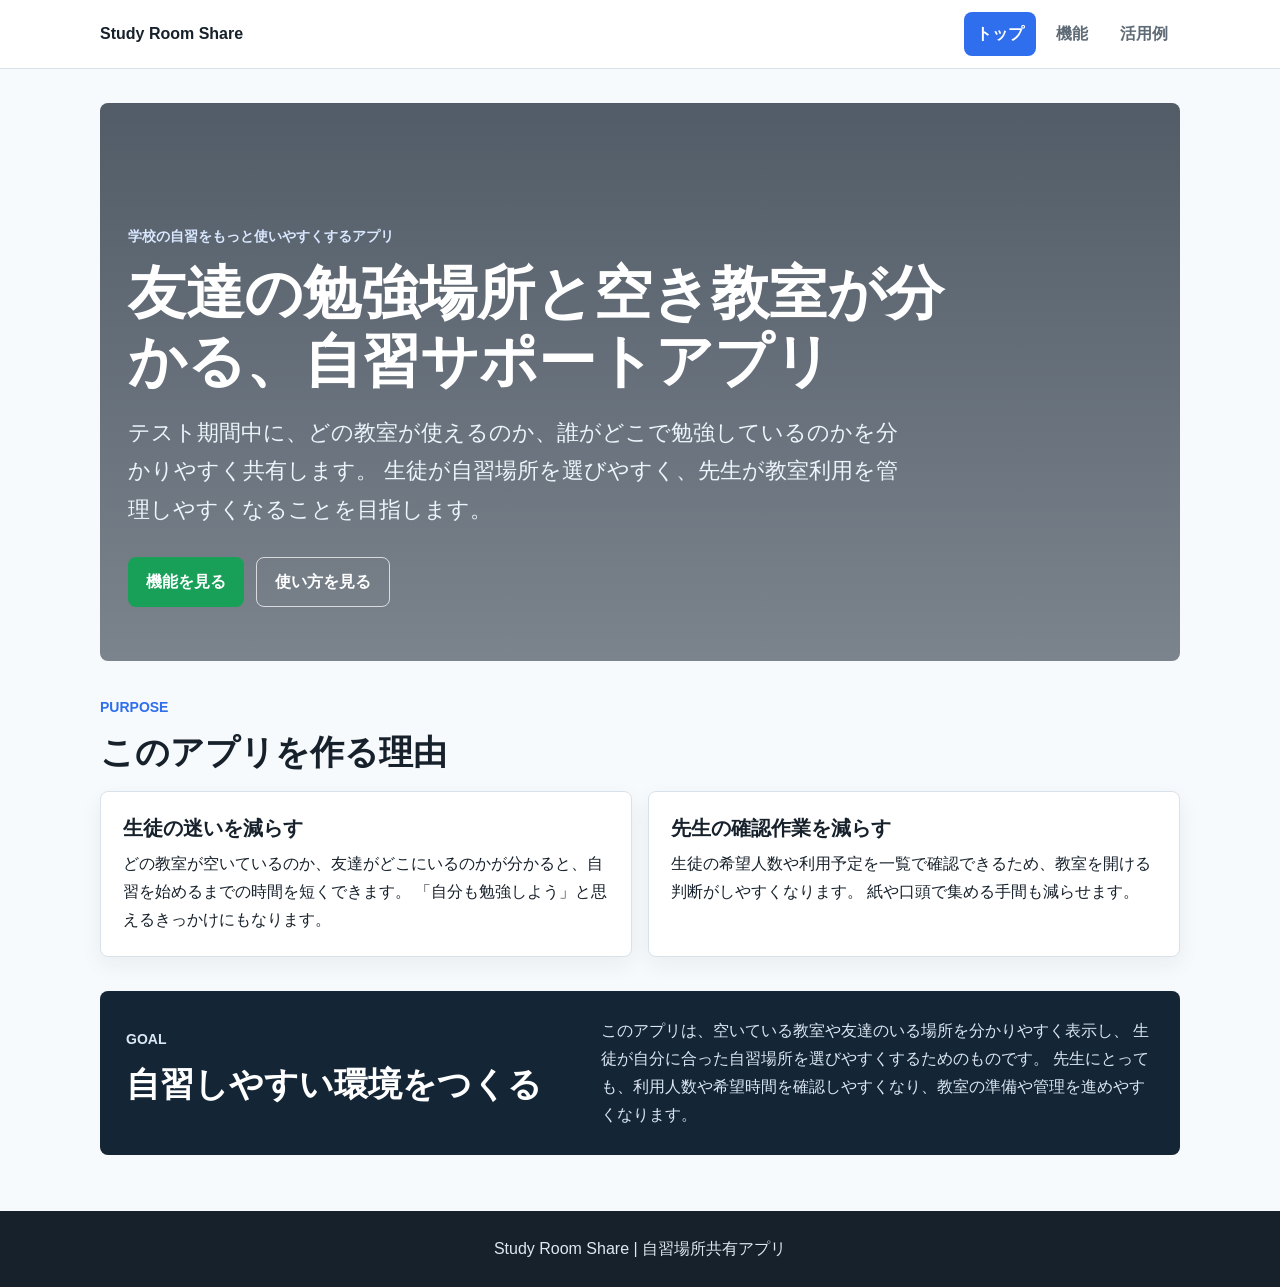
<file: index.html>
<!DOCTYPE html>
<html lang="ja">
<head>
  <meta charset="UTF-8">
  <meta name="viewport" content="width=device-width, initial-scale=1.0">
  <title>自習サポートアプリ | トップ</title>
  <link rel="stylesheet" href="style.css">
</head>
<body>
  <header class="site-header">
    <nav class="nav" aria-label="メインナビゲーション">
      <a class="brand" href="index.html">Study Room Share</a>
      <div class="nav-links">
        <a class="active" href="index.html">トップ</a>
        <a href="features.html">機能</a>
        <a href="use-cases.html">活用例</a>
      </div>
    </nav>
  </header>

  <main>
    <section class="hero">
      <div class="hero-copy">
        <p class="eyebrow">学校の自習をもっと使いやすくするアプリ</p>
        <h1>友達の勉強場所と空き教室が分かる、自習サポートアプリ</h1>
        <p class="lead">
          テスト期間中に、どの教室が使えるのか、誰がどこで勉強しているのかを分かりやすく共有します。
          生徒が自習場所を選びやすく、先生が教室利用を管理しやすくなることを目指します。
        </p>
        <div class="actions">
          <a class="button primary" href="features.html">機能を見る</a>
          <a class="button secondary" href="use-cases.html">使い方を見る</a>
        </div>
      </div>
    </section>

    <section class="section">
      <div class="section-heading">
        <p class="eyebrow">Purpose</p>
        <h2>このアプリを作る理由</h2>
      </div>
      <div class="two-column">
        <article class="panel">
          <h3>生徒の迷いを減らす</h3>
          <p>
            どの教室が空いているのか、友達がどこにいるのかが分かると、自習を始めるまでの時間を短くできます。
            「自分も勉強しよう」と思えるきっかけにもなります。
          </p>
        </article>
        <article class="panel">
          <h3>先生の確認作業を減らす</h3>
          <p>
            生徒の希望人数や利用予定を一覧で確認できるため、教室を開ける判断がしやすくなります。
            紙や口頭で集める手間も減らせます。
          </p>
        </article>
      </div>
    </section>

    <section class="section highlight">
      <div>
        <p class="eyebrow">Goal</p>
        <h2>自習しやすい環境をつくる</h2>
      </div>
      <p>
        このアプリは、空いている教室や友達のいる場所を分かりやすく表示し、
        生徒が自分に合った自習場所を選びやすくするためのものです。
        先生にとっても、利用人数や希望時間を確認しやすくなり、教室の準備や管理を進めやすくなります。
      </p>
    </section>

  </main>

  <footer class="footer">
    <p>Study Room Share | 自習場所共有アプリ</p>
  </footer>
</body>
</html>
</file>
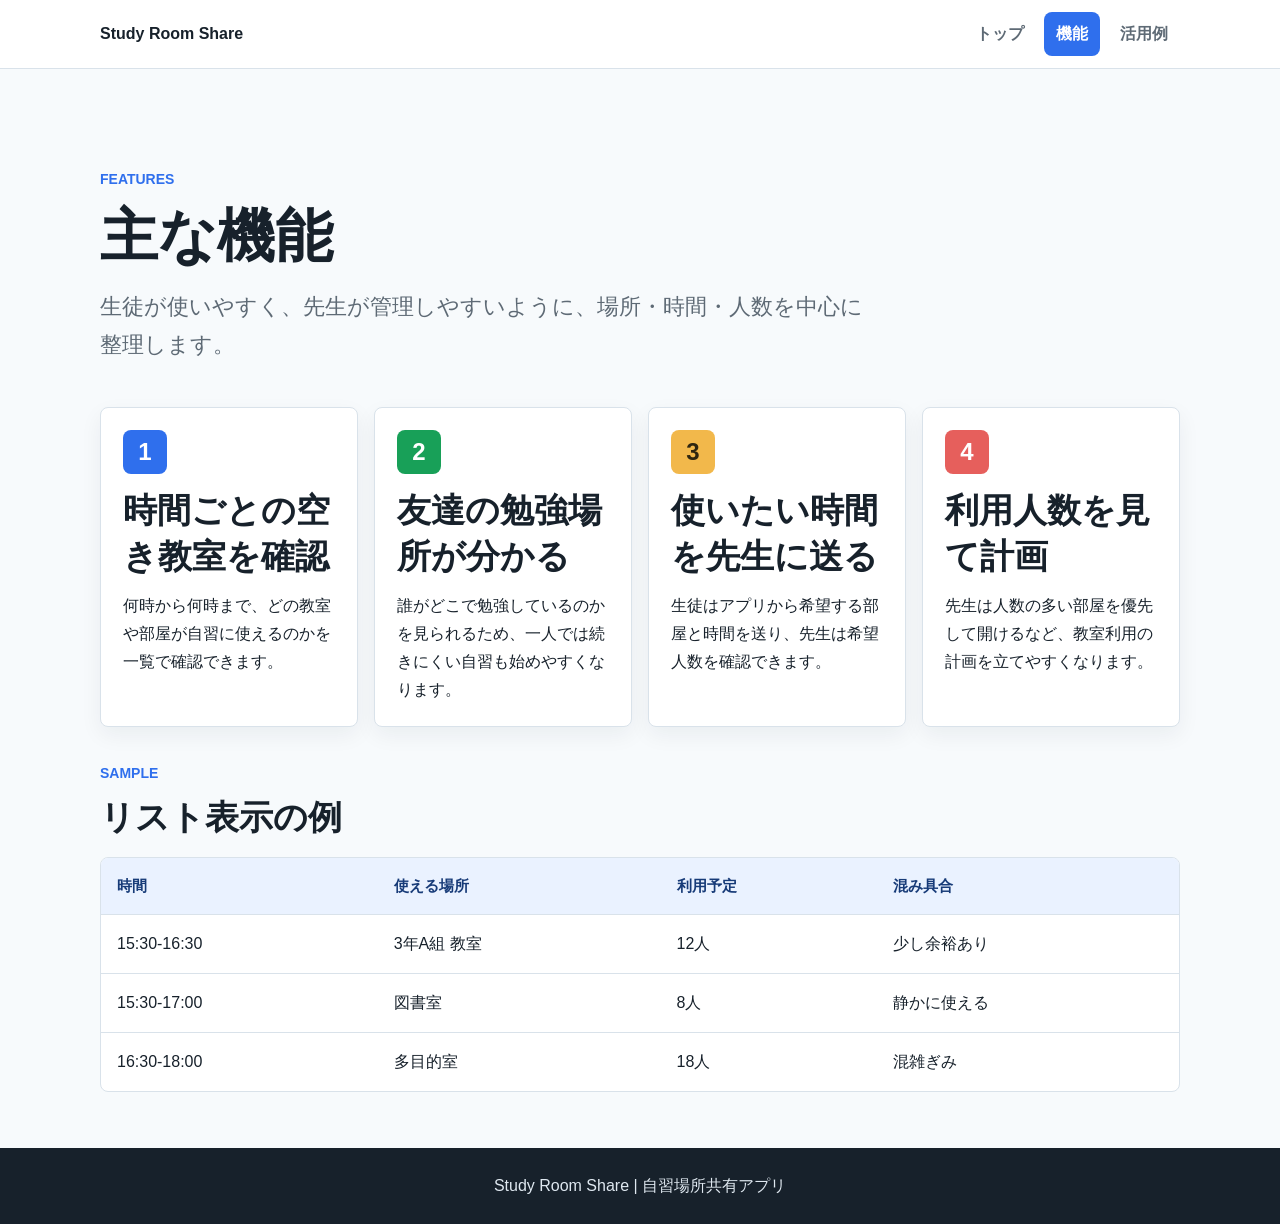
<file: features.html>
<!DOCTYPE html>
<html lang="ja">
<head>
  <meta charset="UTF-8">
  <meta name="viewport" content="width=device-width, initial-scale=1.0">
  <title>自習サポートアプリ | 機能</title>
  <link rel="stylesheet" href="style.css">
</head>
<body>
  <header class="site-header">
    <nav class="nav" aria-label="メインナビゲーション">
      <a class="brand" href="index.html">Study Room Share</a>
      <div class="nav-links">
        <a href="index.html">トップ</a>
        <a class="active" href="features.html">機能</a>
        <a href="use-cases.html">活用例</a>
      </div>
    </nav>
  </header>

  <main>
    <section class="page-title">
      <p class="eyebrow">Features</p>
      <h1>主な機能</h1>
      <p class="lead compact">
        生徒が使いやすく、先生が管理しやすいように、場所・時間・人数を中心に整理します。
      </p>
    </section>

    <section class="section">
      <div class="feature-grid">
        <article class="card">
          <span class="number blue">1</span>
          <h2>時間ごとの空き教室を確認</h2>
          <p>何時から何時まで、どの教室や部屋が自習に使えるのかを一覧で確認できます。</p>
        </article>
        <article class="card">
          <span class="number green">2</span>
          <h2>友達の勉強場所が分かる</h2>
          <p>誰がどこで勉強しているのかを見られるため、一人では続きにくい自習も始めやすくなります。</p>
        </article>
        <article class="card">
          <span class="number yellow">3</span>
          <h2>使いたい時間を先生に送る</h2>
          <p>生徒はアプリから希望する部屋と時間を送り、先生は希望人数を確認できます。</p>
        </article>
        <article class="card">
          <span class="number red">4</span>
          <h2>利用人数を見て計画</h2>
          <p>先生は人数の多い部屋を優先して開けるなど、教室利用の計画を立てやすくなります。</p>
        </article>
      </div>
    </section>

    <section class="section">
      <div class="section-heading">
        <p class="eyebrow">Sample</p>
        <h2>リスト表示の例</h2>
      </div>
      <div class="table-wrap">
        <table>
          <thead>
            <tr>
              <th>時間</th>
              <th>使える場所</th>
              <th>利用予定</th>
              <th>混み具合</th>
            </tr>
          </thead>
          <tbody>
            <tr>
              <td>15:30-16:30</td>
              <td>3年A組 教室</td>
              <td>12人</td>
              <td>少し余裕あり</td>
            </tr>
            <tr>
              <td>15:30-17:00</td>
              <td>図書室</td>
              <td>8人</td>
              <td>静かに使える</td>
            </tr>
            <tr>
              <td>16:30-18:00</td>
              <td>多目的室</td>
              <td>18人</td>
              <td>混雑ぎみ</td>
            </tr>
          </tbody>
        </table>
      </div>
    </section>
  </main>

  <footer class="footer">
    <p>Study Room Share | 自習場所共有アプリ</p>
  </footer>
</body>
</html>
</file>
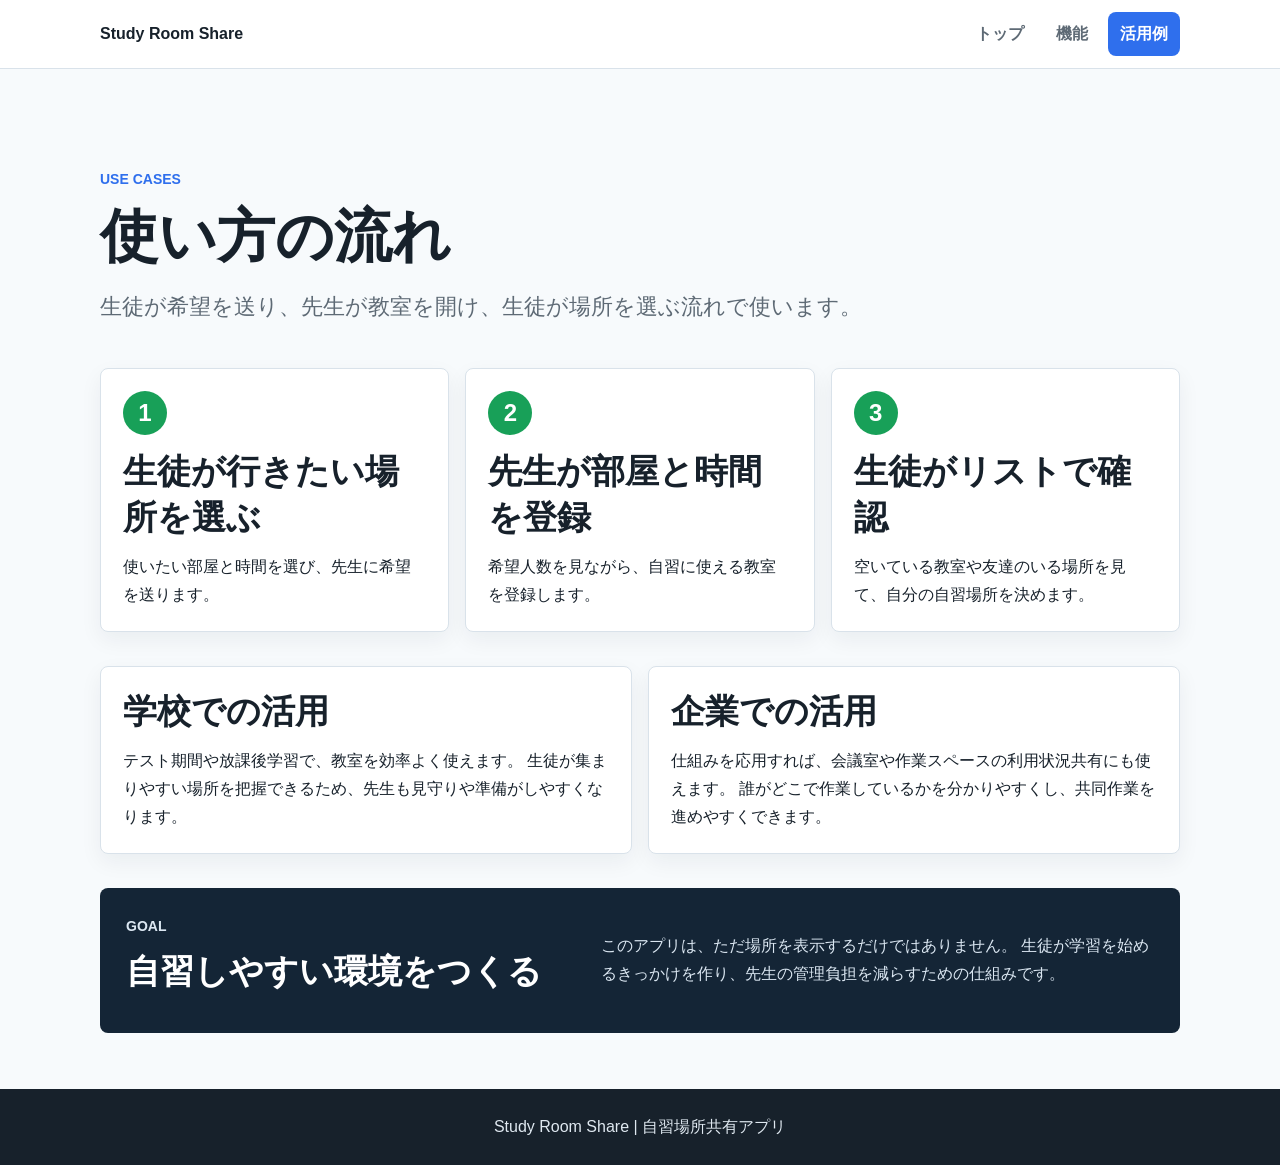
<file: use-cases.html>
<!DOCTYPE html>
<html lang="ja">
<head>
  <meta charset="UTF-8">
  <meta name="viewport" content="width=device-width, initial-scale=1.0">
  <title>自習サポートアプリ | 活用例</title>
  <link rel="stylesheet" href="style.css">
</head>
<body>
  <header class="site-header">
    <nav class="nav" aria-label="メインナビゲーション">
      <a class="brand" href="index.html">Study Room Share</a>
      <div class="nav-links">
        <a href="index.html">トップ</a>
        <a href="features.html">機能</a>
        <a class="active" href="use-cases.html">活用例</a>
      </div>
    </nav>
  </header>

  <main>
    <section class="page-title">
      <p class="eyebrow">Use Cases</p>
      <h1>使い方の流れ</h1>
      <p class="lead compact">
        生徒が希望を送り、先生が教室を開け、生徒が場所を選ぶ流れで使います。
      </p>
    </section>

    <section class="section">
      <div class="steps">
        <article class="step">
          <span>1</span>
          <h2>生徒が行きたい場所を選ぶ</h2>
          <p>使いたい部屋と時間を選び、先生に希望を送ります。</p>
        </article>
        <article class="step">
          <span>2</span>
          <h2>先生が部屋と時間を登録</h2>
          <p>希望人数を見ながら、自習に使える教室を登録します。</p>
        </article>
        <article class="step">
          <span>3</span>
          <h2>生徒がリストで確認</h2>
          <p>空いている教室や友達のいる場所を見て、自分の自習場所を決めます。</p>
        </article>
      </div>
    </section>

    <section class="section">
      <div class="two-column">
        <article class="panel">
          <h2>学校での活用</h2>
          <p>
            テスト期間や放課後学習で、教室を効率よく使えます。
            生徒が集まりやすい場所を把握できるため、先生も見守りや準備がしやすくなります。
          </p>
        </article>
        <article class="panel">
          <h2>企業での活用</h2>
          <p>
            仕組みを応用すれば、会議室や作業スペースの利用状況共有にも使えます。
            誰がどこで作業しているかを分かりやすくし、共同作業を進めやすくできます。
          </p>
        </article>
      </div>
    </section>

    <section class="section highlight">
      <div>
        <p class="eyebrow">Goal</p>
        <h2>自習しやすい環境をつくる</h2>
      </div>
      <p>
        このアプリは、ただ場所を表示するだけではありません。
        生徒が学習を始めるきっかけを作り、先生の管理負担を減らすための仕組みです。
      </p>
    </section>
  </main>

  <footer class="footer">
    <p>Study Room Share | 自習場所共有アプリ</p>
  </footer>
</body>
</html>
</file>
<file: style.css>
:root {
  --ink: #17212b;
  --muted: #5e6a75;
  --line: #d9e2ea;
  --paper: #f7fafc;
  --panel: #ffffff;
  --blue: #2f6fed;
  --green: #18a058;
  --yellow: #f2b84b;
  --red: #e65f5c;
}

* {
  box-sizing: border-box;
}

body {
  margin: 0;
  font-family: "Yu Gothic", "Hiragino Kaku Gothic ProN", Meiryo, Arial, sans-serif;
  color: var(--ink);
  background: var(--paper);
  line-height: 1.75;
}

a {
  color: inherit;
}

.site-header {
  position: sticky;
  top: 0;
  z-index: 10;
  background: rgba(255, 255, 255, 0.94);
  border-bottom: 1px solid var(--line);
  backdrop-filter: blur(12px);
}

.nav {
  width: min(1080px, calc(100% - 32px));
  min-height: 68px;
  margin: 0 auto;
  display: flex;
  align-items: center;
  justify-content: space-between;
  gap: 20px;
}

.brand {
  font-weight: 800;
  text-decoration: none;
}

.nav-links {
  display: flex;
  gap: 8px;
  flex-wrap: wrap;
  justify-content: flex-end;
}

.nav-links a {
  padding: 8px 12px;
  border-radius: 8px;
  color: var(--muted);
  font-weight: 700;
  text-decoration: none;
}

.nav-links a.active,
.nav-links a:hover {
  color: #ffffff;
  background: var(--blue);
}

main {
  width: min(1080px, calc(100% - 32px));
  margin: 0 auto;
  padding: 34px 0 56px;
}

.hero {
  min-height: 62vh;
  display: grid;
  align-items: end;
  padding: 54px 28px;
  border-radius: 8px;
  color: #ffffff;
  background:
    linear-gradient(rgba(18, 31, 46, 0.72), rgba(18, 31, 46, 0.54)),
    url("https://images.unsplash.com/photo-1523240795612-9a054b0db644?auto=format&fit=crop&w=1600&q=80");
  background-position: center;
  background-size: cover;
}

.hero-copy {
  max-width: 820px;
}

.eyebrow {
  margin: 0 0 10px;
  color: var(--blue);
  font-size: 14px;
  font-weight: 800;
  text-transform: uppercase;
}

.hero .eyebrow {
  color: #d9e8ff;
}

h1,
h2,
h3,
p {
  letter-spacing: 0;
}

h1 {
  margin: 0 0 18px;
  font-size: clamp(34px, 5vw, 58px);
  line-height: 1.18;
}

h2 {
  margin: 0 0 12px;
  font-size: clamp(24px, 3vw, 34px);
  line-height: 1.35;
}

h3 {
  margin: 0 0 8px;
  font-size: 20px;
  line-height: 1.4;
}

p {
  margin: 0;
}

.lead {
  max-width: 780px;
  color: #edf4fb;
  font-size: clamp(17px, 2.2vw, 22px);
}

.lead.compact {
  color: var(--muted);
}

.actions {
  display: flex;
  gap: 12px;
  flex-wrap: wrap;
  margin-top: 28px;
}

.button {
  display: inline-flex;
  align-items: center;
  justify-content: center;
  min-height: 44px;
  padding: 10px 18px;
  border-radius: 8px;
  font-weight: 800;
  text-decoration: none;
}

.button.primary {
  color: #ffffff;
  background: var(--green);
}

.button.secondary {
  color: #ffffff;
  border: 1px solid rgba(255, 255, 255, 0.72);
}

.section,
.page-title {
  margin-top: 34px;
}

.page-title {
  padding: 30px 0 8px;
}

.section-heading {
  margin-bottom: 16px;
}

.two-column,
.feature-grid,
.steps {
  display: grid;
  gap: 16px;
}

.two-column {
  grid-template-columns: repeat(2, 1fr);
}

.feature-grid {
  grid-template-columns: repeat(4, 1fr);
}

.steps {
  grid-template-columns: repeat(3, 1fr);
}

.panel,
.card,
.step {
  min-height: 100%;
  padding: 22px;
  border: 1px solid var(--line);
  border-radius: 8px;
  background: var(--panel);
  box-shadow: 0 8px 22px rgba(23, 33, 43, 0.06);
}

.number,
.step span {
  width: 44px;
  height: 44px;
  display: grid;
  place-items: center;
  margin-bottom: 14px;
  border-radius: 8px;
  color: #ffffff;
  font-size: 24px;
  font-weight: 800;
}

.step span {
  border-radius: 50%;
  background: var(--green);
}

.blue { background: var(--blue); }
.green { background: var(--green); }
.yellow { background: var(--yellow); color: #2f2610; }
.red { background: var(--red); }

.highlight {
  display: grid;
  grid-template-columns: 0.9fr 1.1fr;
  gap: 22px;
  align-items: center;
  padding: 26px;
  border-radius: 8px;
  color: #ffffff;
  background: #142536;
}

.highlight .eyebrow,
.highlight p {
  color: #dbe7f2;
}

.table-wrap {
  overflow-x: auto;
  border: 1px solid var(--line);
  border-radius: 8px;
  background: var(--panel);
}

table {
  width: 100%;
  min-width: 700px;
  border-collapse: collapse;
}

th,
td {
  padding: 15px 16px;
  border-bottom: 1px solid var(--line);
  text-align: left;
  vertical-align: top;
}

th {
  color: #173b78;
  background: #eaf2ff;
  font-size: 15px;
}

tr:last-child td {
  border-bottom: 0;
}

.footer {
  padding: 24px 20px;
  color: #dfe8f0;
  background: #17212b;
  text-align: center;
}

@media (max-width: 860px) {
  .nav {
    align-items: flex-start;
    flex-direction: column;
    padding: 14px 0;
  }

  .hero {
    min-height: 58vh;
    padding: 34px 20px;
  }

  .two-column,
  .feature-grid,
  .steps,
  .highlight {
    grid-template-columns: 1fr;
  }
}
</file>
